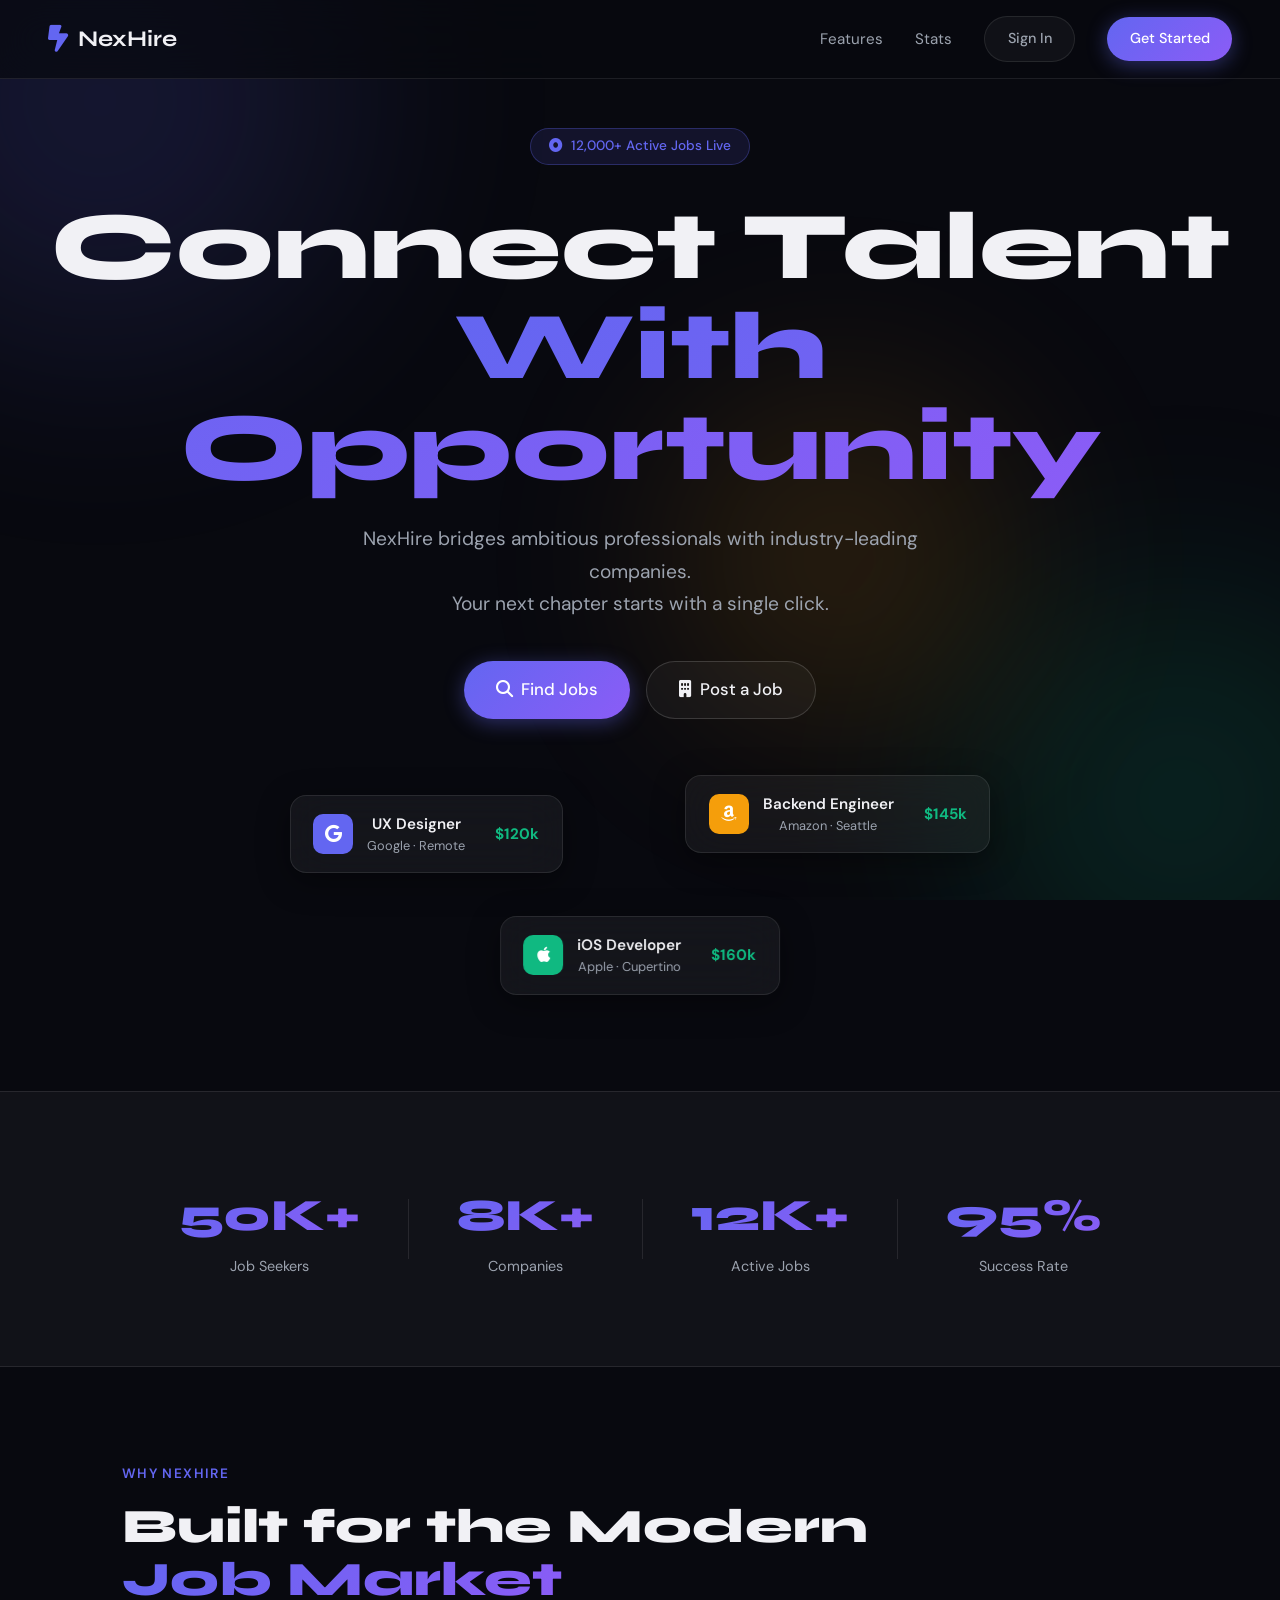
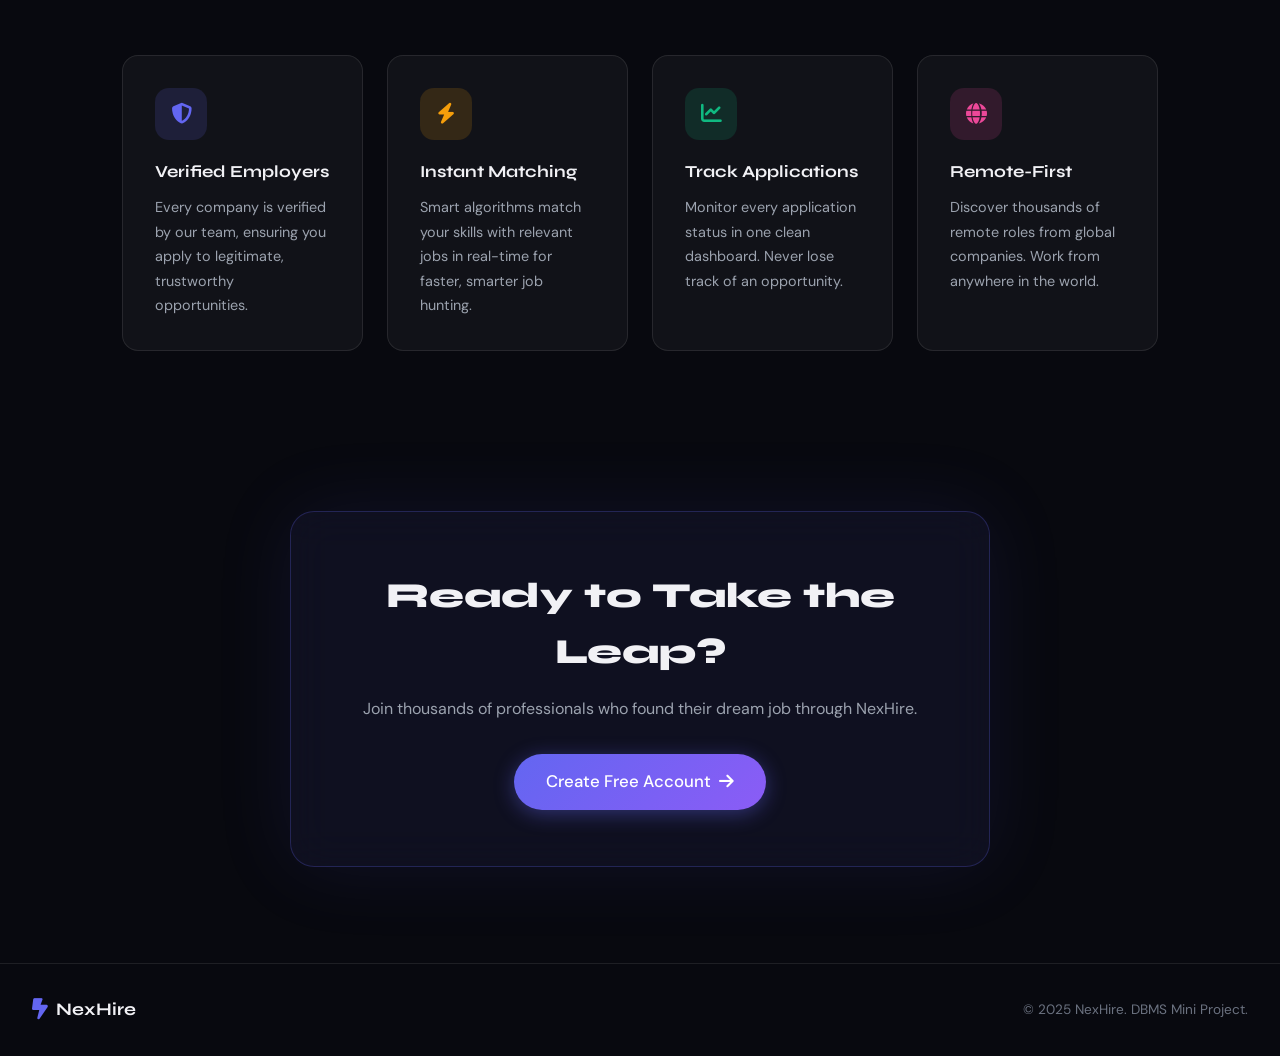
<file: index.html>
<!DOCTYPE html>
<html lang="en">
<head>
  <meta charset="UTF-8" />
  <meta name="viewport" content="width=device-width, initial-scale=1.0"/>
  <title>NexHire — Find Your Dream Career</title>
  <link rel="stylesheet" href="style.css" />
  <link rel="stylesheet" href="https://cdnjs.cloudflare.com/ajax/libs/font-awesome/6.5.0/css/all.min.css"/>
  <link href="https://fonts.googleapis.com/css2?family=Syne:wght@400;600;700;800&family=DM+Sans:ital,wght@0,300;0,400;0,500;1,300&display=swap" rel="stylesheet"/>
</head>
<body class="landing-body">

  <!-- Animated Background -->
  <div class="bg-orbs">
    <div class="orb orb-1"></div>
    <div class="orb orb-2"></div>
    <div class="orb orb-3"></div>
  </div>

  <!-- Navbar -->
  <nav class="navbar">
    <div class="nav-brand">
      <i class="fa-solid fa-bolt-lightning brand-icon"></i>
      <span>NexHire</span>
    </div>
    <div class="nav-links">
      <a href="#features">Features</a>
      <a href="#stats">Stats</a>
      <a href="login.html" class="btn btn-ghost">Sign In</a>
      <a href="register.html" class="btn btn-primary">Get Started</a>
    </div>
    <button class="hamburger" id="hamburger"><i class="fa fa-bars"></i></button>
  </nav>

  <!-- Mobile Nav -->
  <div class="mobile-nav" id="mobileNav">
    <a href="#features">Features</a>
    <a href="#stats">Stats</a>
    <a href="login.html">Sign In</a>
    <a href="register.html">Get Started</a>
  </div>

  <!-- Hero Section -->
  <section class="hero">
    <div class="hero-badge"><i class="fa-solid fa-circle-dot pulse-dot"></i> 12,000+ Active Jobs Live</div>
    <h1 class="hero-title">
      Connect Talent<br/>
      <span class="gradient-text">With Opportunity</span>
    </h1>
    <p class="hero-subtitle">
      NexHire bridges ambitious professionals with industry-leading companies.<br/>
      Your next chapter starts with a single click.
    </p>
    <div class="hero-cta">
      <a href="register.html?role=jobseeker" class="btn btn-primary btn-large">
        <i class="fa-solid fa-magnifying-glass"></i> Find Jobs
      </a>
      <a href="register.html?role=employer" class="btn btn-outline btn-large">
        <i class="fa-solid fa-building"></i> Post a Job
      </a>
    </div>

    <!-- Floating Job Cards -->
    <div class="floating-cards">
      <div class="job-float-card card-1">
        <div class="jfc-icon" style="background:#6366f1"><i class="fa-brands fa-google"></i></div>
        <div>
          <div class="jfc-title">UX Designer</div>
          <div class="jfc-company">Google · Remote</div>
        </div>
        <div class="jfc-salary">$120k</div>
      </div>
      <div class="job-float-card card-2">
        <div class="jfc-icon" style="background:#f59e0b"><i class="fa-brands fa-amazon"></i></div>
        <div>
          <div class="jfc-title">Backend Engineer</div>
          <div class="jfc-company">Amazon · Seattle</div>
        </div>
        <div class="jfc-salary">$145k</div>
      </div>
      <div class="job-float-card card-3">
        <div class="jfc-icon" style="background:#10b981"><i class="fa-brands fa-apple"></i></div>
        <div>
          <div class="jfc-title">iOS Developer</div>
          <div class="jfc-company">Apple · Cupertino</div>
        </div>
        <div class="jfc-salary">$160k</div>
      </div>
    </div>
  </section>

  <!-- Stats Section -->
  <section class="stats-section" id="stats">
    <div class="stat-item">
      <div class="stat-number">50K+</div>
      <div class="stat-label">Job Seekers</div>
    </div>
    <div class="stat-divider"></div>
    <div class="stat-item">
      <div class="stat-number">8K+</div>
      <div class="stat-label">Companies</div>
    </div>
    <div class="stat-divider"></div>
    <div class="stat-item">
      <div class="stat-number">12K+</div>
      <div class="stat-label">Active Jobs</div>
    </div>
    <div class="stat-divider"></div>
    <div class="stat-item">
      <div class="stat-number">95%</div>
      <div class="stat-label">Success Rate</div>
    </div>
  </section>

  <!-- Features Section -->
  <section class="features-section" id="features">
    <div class="section-label">Why NexHire</div>
    <h2 class="section-title">Built for the Modern<br/><span class="gradient-text">Job Market</span></h2>
    <div class="features-grid">
      <div class="feature-card">
        <div class="feature-icon" style="--c:#6366f1"><i class="fa-solid fa-shield-halved"></i></div>
        <h3>Verified Employers</h3>
        <p>Every company is verified by our team, ensuring you apply to legitimate, trustworthy opportunities.</p>
      </div>
      <div class="feature-card">
        <div class="feature-icon" style="--c:#f59e0b"><i class="fa-solid fa-bolt"></i></div>
        <h3>Instant Matching</h3>
        <p>Smart algorithms match your skills with relevant jobs in real-time for faster, smarter job hunting.</p>
      </div>
      <div class="feature-card">
        <div class="feature-icon" style="--c:#10b981"><i class="fa-solid fa-chart-line"></i></div>
        <h3>Track Applications</h3>
        <p>Monitor every application status in one clean dashboard. Never lose track of an opportunity.</p>
      </div>
      <div class="feature-card">
        <div class="feature-icon" style="--c:#ec4899"><i class="fa-solid fa-globe"></i></div>
        <h3>Remote-First</h3>
        <p>Discover thousands of remote roles from global companies. Work from anywhere in the world.</p>
      </div>
    </div>
  </section>

  <!-- CTA Section -->
  <section class="cta-section">
    <div class="cta-glass">
      <h2>Ready to Take the Leap?</h2>
      <p>Join thousands of professionals who found their dream job through NexHire.</p>
      <a href="register.html" class="btn btn-primary btn-large">
        Create Free Account <i class="fa-solid fa-arrow-right"></i>
      </a>
    </div>
  </section>

  <!-- Footer -->
  <footer class="footer">
    <div class="footer-brand">
      <i class="fa-solid fa-bolt-lightning brand-icon"></i> NexHire
    </div>
    <div class="footer-text">© 2025 NexHire. DBMS Mini Project.</div>
  </footer>

  <script>
    // Hamburger menu toggle
    document.getElementById('hamburger').addEventListener('click', () => {
      document.getElementById('mobileNav').classList.toggle('open');
    });

    // Scroll animations
    const observer = new IntersectionObserver((entries) => {
      entries.forEach(e => { if (e.isIntersecting) e.target.classList.add('visible'); });
    }, { threshold: 0.1 });
    document.querySelectorAll('.feature-card, .stat-item').forEach(el => observer.observe(el));
  </script>
</body>
</html>
</file>
<file: style.css>
/* ============================================================
   NexHire — style.css
   Dark glassmorphism · Syne + DM Sans · Deep navy/indigo/teal
   ============================================================ */

/* ── Variables ─────────────────────────────────────────────── */
:root {
  --bg:          #08090f;
  --surface:     rgba(255,255,255,0.04);
  --surface-2:   rgba(255,255,255,0.07);
  --border:      rgba(255,255,255,0.09);
  --border-2:    rgba(255,255,255,0.15);

  --primary:     #6366f1;
  --primary-d:   #4f52e0;
  --primary-g:   linear-gradient(135deg, #6366f1 0%, #8b5cf6 100%);
  --accent:      #10b981;
  --gold:        #f59e0b;
  --danger:      #ef4444;
  --pink:        #ec4899;

  --text:        #f1f1f5;
  --text-2:      #9ca3af;
  --text-3:      #6b7280;

  --radius:      16px;
  --radius-sm:   10px;
  --radius-lg:   24px;
  --shadow:      0 8px 32px rgba(0,0,0,0.4);
  --shadow-lg:   0 20px 60px rgba(0,0,0,0.5);

  --sidebar-w:   260px;
  --font-head:   'Syne', sans-serif;
  --font-body:   'DM Sans', sans-serif;
}

/* ── Reset ──────────────────────────────────────────────────── */
*, *::before, *::after { box-sizing: border-box; margin: 0; padding: 0; }
html { scroll-behavior: smooth; }
body { font-family: var(--font-body); background: var(--bg); color: var(--text); line-height: 1.6; -webkit-font-smoothing: antialiased; }
a { text-decoration: none; color: inherit; }
ul { list-style: none; }
button { cursor: pointer; font-family: var(--font-body); border: none; background: none; }
input, select, textarea { font-family: var(--font-body); }
img { display: block; }

/* ── Animated BG Orbs ───────────────────────────────────────── */
.bg-orbs { position: fixed; inset: 0; z-index: 0; overflow: hidden; pointer-events: none; }
.orb { position: absolute; border-radius: 50%; filter: blur(100px); opacity: 0.2; animation: driftOrb 18s ease-in-out infinite alternate; }
.orb-1 { width: 600px; height: 600px; background: radial-gradient(circle, #6366f1, transparent); top: -200px; left: -200px; animation-delay: 0s; }
.orb-2 { width: 500px; height: 500px; background: radial-gradient(circle, #10b981, transparent); bottom: -150px; right: -150px; animation-delay: -6s; }
.orb-3 { width: 400px; height: 400px; background: radial-gradient(circle, #f59e0b, transparent); top: 40%; left: 50%; animation-delay: -12s; }
@keyframes driftOrb { from { transform: translate(0, 0) scale(1); } to { transform: translate(60px, 40px) scale(1.1); } }

/* Dashboard orbs — less movement */
.dashboard-orbs .orb { opacity: 0.1; filter: blur(120px); }

/* ── Shared Utility ─────────────────────────────────────────── */
.hidden { display: none !important; }
.gradient-text { background: var(--primary-g); -webkit-background-clip: text; -webkit-text-fill-color: transparent; background-clip: text; }

/* ── Buttons ────────────────────────────────────────────────── */
.btn {
  display: inline-flex; align-items: center; gap: 8px;
  padding: 0.65rem 1.4rem; border-radius: 100px; font-size: 0.9rem;
  font-weight: 500; transition: all 0.25s ease; cursor: pointer;
}
.btn-primary {
  background: var(--primary-g); color: #fff;
  box-shadow: 0 4px 20px rgba(99,102,241,0.4);
}
.btn-primary:hover { transform: translateY(-2px); box-shadow: 0 8px 28px rgba(99,102,241,0.55); }
.btn-primary:active { transform: translateY(0); }
.btn-outline { border: 1.5px solid var(--border-2); color: var(--text); background: var(--surface); }
.btn-outline:hover { background: var(--surface-2); border-color: var(--primary); }
.btn-ghost { background: var(--surface); color: var(--text-2); border: 1px solid var(--border); }
.btn-ghost:hover { background: var(--surface-2); color: var(--text); }
.btn-danger { background: rgba(239,68,68,0.15); color: var(--danger); border: 1px solid rgba(239,68,68,0.3); }
.btn-danger:hover { background: rgba(239,68,68,0.25); }
.btn-applied { background: rgba(16,185,129,0.15); color: var(--accent); border: 1px solid rgba(16,185,129,0.3); cursor: not-allowed; }
.btn-block { width: 100%; justify-content: center; padding: 0.85rem 1.4rem; font-size: 1rem; border-radius: var(--radius-sm); }
.btn-large { padding: 0.9rem 2rem; font-size: 1.05rem; }
.btn-sm { padding: 0.4rem 0.9rem; font-size: 0.82rem; }

/* ── Navbar ─────────────────────────────────────────────────── */
.navbar {
  position: fixed; top: 0; left: 0; right: 0; z-index: 100;
  display: flex; align-items: center; justify-content: space-between;
  padding: 1rem 3rem;
  background: rgba(8,9,15,0.7); backdrop-filter: blur(20px);
  border-bottom: 1px solid var(--border);
}
.nav-brand { display: flex; align-items: center; gap: 10px; font-family: var(--font-head); font-size: 1.4rem; font-weight: 700; }
.brand-icon { color: var(--primary); font-size: 1.2em; }
.nav-links { display: flex; align-items: center; gap: 2rem; }
.nav-links a:not(.btn) { color: var(--text-2); font-size: 0.95rem; transition: color 0.2s; }
.nav-links a:not(.btn):hover { color: var(--text); }
.hamburger { display: none; background: var(--surface); border: 1px solid var(--border); color: var(--text); padding: 0.5rem 0.75rem; border-radius: var(--radius-sm); font-size: 1.1rem; }

/* Mobile Nav */
.mobile-nav {
  display: none; position: fixed; top: 65px; left: 0; right: 0; z-index: 99;
  background: rgba(8,9,15,0.95); backdrop-filter: blur(20px);
  border-bottom: 1px solid var(--border);
  flex-direction: column; padding: 1rem 2rem;
  transform: translateY(-10px); opacity: 0; pointer-events: none;
  transition: all 0.25s ease;
}
.mobile-nav.open { opacity: 1; transform: translateY(0); pointer-events: all; display: flex; }
.mobile-nav a { padding: 0.75rem 0; border-bottom: 1px solid var(--border); color: var(--text-2); }

@media (max-width: 768px) {
  .navbar { padding: 1rem 1.25rem; }
  .nav-links { display: none; }
  .hamburger { display: block; }
}

/* ── Landing Body ────────────────────────────────────────────── */
.landing-body { overflow-x: hidden; }

/* ── Hero ───────────────────────────────────────────────────── */
.hero {
  min-height: 100vh; display: flex; flex-direction: column;
  align-items: center; justify-content: center;
  text-align: center; padding: 8rem 2rem 6rem;
  position: relative; z-index: 1;
}
.hero-badge {
  display: inline-flex; align-items: center; gap: 8px;
  background: rgba(99,102,241,0.12); border: 1px solid rgba(99,102,241,0.3);
  color: var(--primary); padding: 0.4rem 1.1rem; border-radius: 100px;
  font-size: 0.85rem; font-weight: 500; margin-bottom: 2rem;
  animation: fadeSlideDown 0.7s ease;
}
.pulse-dot { animation: pulse 1.5s ease-in-out infinite; }
@keyframes pulse { 0%,100% { opacity: 1; } 50% { opacity: 0.4; } }

.hero-title {
  font-family: var(--font-head); font-size: clamp(3rem, 8vw, 6rem);
  font-weight: 800; line-height: 1.05; margin-bottom: 1.5rem;
  animation: fadeSlideUp 0.8s ease 0.1s both;
}
.hero-subtitle {
  font-size: clamp(1rem, 2.5vw, 1.2rem); color: var(--text-2);
  max-width: 600px; margin-bottom: 2.5rem; line-height: 1.7;
  animation: fadeSlideUp 0.8s ease 0.2s both;
}
.hero-cta { display: flex; gap: 1rem; flex-wrap: wrap; justify-content: center; animation: fadeSlideUp 0.8s ease 0.3s both; }

@keyframes fadeSlideUp { from { opacity: 0; transform: translateY(30px); } to { opacity: 1; transform: translateY(0); } }
@keyframes fadeSlideDown { from { opacity: 0; transform: translateY(-20px); } to { opacity: 1; transform: translateY(0); } }

/* Floating Job Cards */
.floating-cards { position: relative; width: 100%; max-width: 700px; height: 220px; margin-top: 3.5rem; }
.job-float-card {
  position: absolute; display: flex; align-items: center; gap: 14px;
  background: rgba(255,255,255,0.05); backdrop-filter: blur(20px);
  border: 1px solid var(--border); border-radius: var(--radius);
  padding: 1rem 1.4rem; white-space: nowrap;
  box-shadow: var(--shadow); animation: floatCard 4s ease-in-out infinite;
}
.card-1 { left: 0; top: 20px; animation-delay: 0s; }
.card-2 { right: 0; top: 0; animation-delay: 1.3s; }
.card-3 { left: 50%; transform: translateX(-50%); bottom: 0; animation-delay: 2.6s; }
@keyframes floatCard {
  0%,100% { transform: translateY(0); }
  50% { transform: translateY(-12px); }
}
.card-3 { animation-name: floatCard3; }
@keyframes floatCard3 {
  0%,100% { transform: translateX(-50%) translateY(0); }
  50% { transform: translateX(-50%) translateY(-12px); }
}
.jfc-icon { width: 40px; height: 40px; border-radius: 10px; display: flex; align-items: center; justify-content: center; color: #fff; font-size: 1.1rem; flex-shrink: 0; }
.jfc-title { font-weight: 600; font-size: 0.95rem; }
.jfc-company { font-size: 0.8rem; color: var(--text-2); }
.jfc-salary { margin-left: auto; font-weight: 700; color: var(--accent); font-size: 0.95rem; padding-left: 1rem; }

@media (max-width: 600px) {
  .floating-cards { display: none; }
}

/* ── Stats Section ──────────────────────────────────────────── */
.stats-section {
  position: relative; z-index: 1;
  display: flex; align-items: center; justify-content: center;
  flex-wrap: wrap; gap: 0;
  padding: 4rem 2rem;
  background: var(--surface); border-top: 1px solid var(--border); border-bottom: 1px solid var(--border);
}
.stat-item { text-align: center; padding: 1.5rem 3rem; opacity: 0; transform: translateY(20px); transition: all 0.5s ease; }
.stat-item.visible { opacity: 1; transform: translateY(0); }
.stat-number { font-family: var(--font-head); font-size: 2.8rem; font-weight: 800; background: var(--primary-g); -webkit-background-clip: text; -webkit-text-fill-color: transparent; background-clip: text; }
.stat-label { color: var(--text-2); font-size: 0.9rem; margin-top: 4px; }
.stat-divider { width: 1px; height: 60px; background: var(--border); }
@media (max-width: 640px) { .stat-divider { display: none; } .stat-item { padding: 1rem 1.5rem; } }

/* ── Features Section ───────────────────────────────────────── */
.features-section { position: relative; z-index: 1; padding: 6rem 2rem; max-width: 1100px; margin: 0 auto; }
.section-label { color: var(--primary); font-size: 0.85rem; font-weight: 600; letter-spacing: 0.1em; text-transform: uppercase; margin-bottom: 1rem; }
.section-title { font-family: var(--font-head); font-size: clamp(2rem, 4vw, 3rem); font-weight: 800; line-height: 1.1; margin-bottom: 3rem; }
.section-heading { font-family: var(--font-head); font-size: 1.3rem; font-weight: 700; margin-bottom: 1.5rem; color: var(--text-2); }

.features-grid { display: grid; grid-template-columns: repeat(auto-fit, minmax(230px, 1fr)); gap: 1.5rem; }
.feature-card {
  background: var(--surface); border: 1px solid var(--border);
  border-radius: var(--radius); padding: 2rem;
  transition: all 0.3s ease; opacity: 0; transform: translateY(24px);
}
.feature-card.visible { opacity: 1; transform: translateY(0); }
.feature-card:hover { background: var(--surface-2); border-color: var(--border-2); transform: translateY(-6px); box-shadow: var(--shadow); }
.feature-icon {
  width: 52px; height: 52px; border-radius: 14px; display: flex; align-items: center; justify-content: center;
  background: color-mix(in srgb, var(--c) 15%, transparent);
  color: var(--c); font-size: 1.3rem; margin-bottom: 1.2rem;
}
.feature-card h3 { font-family: var(--font-head); font-size: 1.05rem; font-weight: 700; margin-bottom: 0.6rem; }
.feature-card p { color: var(--text-2); font-size: 0.9rem; line-height: 1.7; }

/* ── CTA Section ────────────────────────────────────────────── */
.cta-section { position: relative; z-index: 1; padding: 4rem 2rem 6rem; text-align: center; }
.cta-glass {
  max-width: 700px; margin: 0 auto; padding: 3.5rem;
  background: rgba(99,102,241,0.08); backdrop-filter: blur(20px);
  border: 1px solid rgba(99,102,241,0.25); border-radius: var(--radius-lg);
  box-shadow: 0 0 80px rgba(99,102,241,0.1);
}
.cta-glass h2 { font-family: var(--font-head); font-size: 2.2rem; font-weight: 800; margin-bottom: 1rem; }
.cta-glass p { color: var(--text-2); margin-bottom: 2rem; font-size: 1rem; }

/* ── Footer ─────────────────────────────────────────────────── */
.footer {
  position: relative; z-index: 1; padding: 2rem;
  border-top: 1px solid var(--border); display: flex;
  align-items: center; justify-content: space-between; flex-wrap: wrap; gap: 1rem;
}
.footer-brand { font-family: var(--font-head); font-size: 1.1rem; font-weight: 700; display: flex; align-items: center; gap: 8px; }
.footer-text { color: var(--text-3); font-size: 0.85rem; }

/* ── Auth Pages ─────────────────────────────────────────────── */
.auth-body { min-height: 100vh; display: flex; align-items: center; justify-content: center; padding: 2rem; }

.auth-container {
  position: relative; z-index: 1; display: flex;
  width: 100%; max-width: 900px; min-height: 560px;
  background: rgba(255,255,255,0.03); backdrop-filter: blur(30px);
  border: 1px solid var(--border); border-radius: var(--radius-lg);
  box-shadow: var(--shadow-lg); overflow: hidden;
  animation: cardIn 0.5s ease;
}
.register-container { max-width: 980px; }
@keyframes cardIn { from { opacity: 0; transform: scale(0.96) translateY(20px); } to { opacity: 1; transform: scale(1) translateY(0); } }

.auth-card { flex: 1; padding: 3rem 2.5rem; display: flex; flex-direction: column; gap: 1.25rem; overflow-y: auto; }
.auth-brand { display: flex; align-items: center; gap: 10px; font-family: var(--font-head); font-size: 1.3rem; font-weight: 700; }
.auth-title { font-family: var(--font-head); font-size: 1.8rem; font-weight: 800; }
.auth-sub { color: var(--text-2); font-size: 0.9rem; margin-top: -0.75rem; }
.auth-switch { text-align: center; color: var(--text-2); font-size: 0.9rem; }
.auth-switch a { color: var(--primary); font-weight: 500; }
.auth-switch a:hover { text-decoration: underline; }

/* Auth Panel */
.auth-panel {
  width: 340px; flex-shrink: 0;
  background: linear-gradient(135deg, rgba(99,102,241,0.15) 0%, rgba(139,92,246,0.1) 100%);
  border-left: 1px solid var(--border);
  display: flex; align-items: center; justify-content: center; padding: 2.5rem;
}
.panel-content { text-align: center; }
.panel-icon { font-size: 3rem; color: var(--primary); margin-bottom: 1.5rem; opacity: 0.8; }
.panel-content h3 { font-family: var(--font-head); font-size: 1.3rem; font-weight: 700; margin-bottom: 0.75rem; }
.panel-content p { color: var(--text-2); font-size: 0.88rem; line-height: 1.7; margin-bottom: 1.5rem; }
.panel-stats { display: flex; justify-content: center; gap: 2.5rem; }
.panel-stats div { display: flex; flex-direction: column; align-items: center; gap: 4px; }
.panel-stats strong { font-family: var(--font-head); font-size: 1.5rem; color: var(--primary); }
.panel-stats span { font-size: 0.78rem; color: var(--text-3); }
.panel-list { text-align: left; display: flex; flex-direction: column; gap: 0.6rem; }
.panel-list li { display: flex; align-items: center; gap: 10px; font-size: 0.88rem; color: var(--text-2); }
.panel-list li i { color: var(--accent); font-size: 0.75rem; }

@media (max-width: 768px) {
  .auth-container { flex-direction: column; }
  .auth-panel { width: 100%; min-height: 180px; border-left: none; border-top: 1px solid var(--border); }
  .auth-card { padding: 2rem 1.5rem; }
}

/* Google Button */
.btn-google {
  display: flex; align-items: center; justify-content: center; gap: 12px;
  width: 100%; padding: 0.75rem; border-radius: var(--radius-sm);
  background: rgba(255,255,255,0.06); border: 1px solid var(--border-2);
  color: var(--text); font-size: 0.95rem; font-weight: 500;
  transition: all 0.2s ease;
}
.btn-google:hover { background: rgba(255,255,255,0.1); transform: translateY(-1px); }

/* Divider */
.divider { position: relative; text-align: center; color: var(--text-3); font-size: 0.8rem; }
.divider::before, .divider::after { content: ''; position: absolute; top: 50%; width: 40%; height: 1px; background: var(--border); }
.divider::before { left: 0; }
.divider::after { right: 0; }

/* Auth Form */
.auth-form { display: flex; flex-direction: column; gap: 1rem; }
.form-group { display: flex; flex-direction: column; gap: 6px; }
.form-group label { font-size: 0.83rem; font-weight: 500; color: var(--text-2); display: flex; align-items: center; gap: 7px; }
.form-group label i { color: var(--primary); font-size: 0.8rem; }
.form-group input,
.form-group select,
.form-group textarea {
  background: rgba(255,255,255,0.05); border: 1px solid var(--border);
  color: var(--text); padding: 0.7rem 1rem; border-radius: var(--radius-sm);
  font-size: 0.92rem; width: 100%; transition: border-color 0.2s, box-shadow 0.2s; outline: none;
}
.form-group input:focus, .form-group select:focus, .form-group textarea:focus {
  border-color: var(--primary); box-shadow: 0 0 0 3px rgba(99,102,241,0.15);
}
.form-group select option { background: #1a1b2e; }
.form-group textarea { resize: vertical; min-height: 100px; }
.input-wrap { position: relative; }
.input-wrap input { padding-right: 3rem; }
.toggle-pw {
  position: absolute; right: 12px; top: 50%; transform: translateY(-50%);
  color: var(--text-3); font-size: 0.9rem; transition: color 0.2s;
}
.toggle-pw:hover { color: var(--text); }

/* Auth Message */
.auth-message {
  padding: 0.75rem 1rem; border-radius: var(--radius-sm); font-size: 0.88rem; font-weight: 500;
}
.auth-message.error { background: rgba(239,68,68,0.12); border: 1px solid rgba(239,68,68,0.3); color: #fca5a5; }
.auth-message.success { background: rgba(16,185,129,0.12); border: 1px solid rgba(16,185,129,0.3); color: #6ee7b7; }

/* Back link */
.back-link {
  position: fixed; top: 1.5rem; left: 1.5rem; z-index: 200;
  display: flex; align-items: center; gap: 8px;
  color: var(--text-2); font-size: 0.85rem;
  background: var(--surface); border: 1px solid var(--border);
  padding: 0.5rem 1rem; border-radius: 100px; transition: all 0.2s;
}
.back-link:hover { color: var(--text); background: var(--surface-2); }

/* Role Picker (register) */
.role-picker { display: flex; gap: 0.75rem; }
.role-option {
  flex: 1; padding: 1rem; border-radius: var(--radius-sm);
  border: 1.5px solid var(--border); background: var(--surface);
  text-align: center; cursor: pointer; transition: all 0.2s;
  display: flex; flex-direction: column; align-items: center; gap: 4px;
}
.role-option i { font-size: 1.3rem; color: var(--text-2); margin-bottom: 4px; transition: color 0.2s; }
.role-option span { font-weight: 600; font-size: 0.88rem; }
.role-option small { color: var(--text-3); font-size: 0.75rem; }
.role-option.active { border-color: var(--primary); background: rgba(99,102,241,0.1); }
.role-option.active i { color: var(--primary); }

/* ── Role Select Page ───────────────────────────────────────── */
.role-select-page { position: relative; z-index: 1; min-height: 100vh; display: flex; align-items: center; justify-content: center; padding: 2rem; }
.role-select-card { background: rgba(255,255,255,0.03); backdrop-filter: blur(30px); border: 1px solid var(--border); border-radius: var(--radius-lg); padding: 3rem 2.5rem; max-width: 860px; width: 100%; display: flex; flex-direction: column; gap: 1.5rem; box-shadow: var(--shadow-lg); animation: cardIn 0.5s ease; }
.role-cards-big { display: grid; grid-template-columns: 1fr 1fr; gap: 1.5rem; }
.role-card-big {
  position: relative; overflow: hidden;
  padding: 2rem; border-radius: var(--radius); border: 1.5px solid var(--border);
  background: var(--surface); cursor: pointer; transition: all 0.3s ease;
}
.role-card-big:hover { border-color: var(--border-2); transform: translateY(-4px); background: var(--surface-2); }
.role-card-big.selected { border-color: var(--primary); background: rgba(99,102,241,0.08); }
.rcb-glow { position: absolute; width: 200px; height: 200px; border-radius: 50%; filter: blur(80px); opacity: 0; top: -50px; right: -50px; transition: opacity 0.4s; }
.role-card-big.selected .rcb-glow { opacity: 0.15; }
.rcb-glow-blue { background: #6366f1; }
.rcb-glow-purple { background: #8b5cf6; }
.rcb-icon { font-size: 2rem; margin-bottom: 1rem; color: var(--primary); }
.role-card-big h3 { font-family: var(--font-head); font-size: 1.2rem; font-weight: 700; margin-bottom: 0.5rem; }
.role-card-big p { color: var(--text-2); font-size: 0.85rem; line-height: 1.6; margin-bottom: 1rem; }
.rcb-list { display: flex; flex-direction: column; gap: 0.4rem; }
.rcb-list li { display: flex; align-items: center; gap: 8px; font-size: 0.82rem; color: var(--text-2); }
.rcb-list li i { color: var(--accent); font-size: 0.7rem; }
.rcb-check { position: absolute; top: 1rem; right: 1rem; color: var(--primary); font-size: 1.2rem; }
@media (max-width: 640px) {
  .role-cards-big { grid-template-columns: 1fr; }
  .role-select-card { padding: 2rem 1.5rem; }
}

/* ── Dashboard Layout ───────────────────────────────────────── */
.dashboard-body { display: flex; min-height: 100vh; }

/* Sidebar */
.sidebar {
  width: var(--sidebar-w); flex-shrink: 0; position: fixed; top: 0; bottom: 0; left: 0;
  background: rgba(8,9,15,0.95); backdrop-filter: blur(20px);
  border-right: 1px solid var(--border);
  display: flex; flex-direction: column; z-index: 200; transition: transform 0.3s ease;
}
.sidebar-brand { padding: 1.5rem; display: flex; align-items: center; gap: 10px; font-family: var(--font-head); font-size: 1.25rem; font-weight: 700; border-bottom: 1px solid var(--border); }
.sidebar-nav { flex: 1; padding: 1.25rem 0.75rem; display: flex; flex-direction: column; gap: 4px; }
.sidebar-link {
  display: flex; align-items: center; gap: 12px;
  padding: 0.75rem 1rem; border-radius: var(--radius-sm);
  color: var(--text-2); font-size: 0.9rem; font-weight: 500;
  transition: all 0.2s;
}
.sidebar-link i { width: 18px; text-align: center; }
.sidebar-link:hover { background: var(--surface-2); color: var(--text); }
.sidebar-link.active { background: rgba(99,102,241,0.12); color: var(--primary); }
.sidebar-footer { padding: 1rem 0.75rem; border-top: 1px solid var(--border); display: flex; flex-direction: column; gap: 0.75rem; }
.sidebar-user { display: flex; align-items: center; gap: 12px; padding: 0.5rem; }
.su-avatar { width: 36px; height: 36px; background: var(--primary-g); border-radius: 50%; display: flex; align-items: center; justify-content: center; font-weight: 700; font-size: 0.9rem; flex-shrink: 0; }
.su-name { font-weight: 600; font-size: 0.88rem; }
.su-role { color: var(--text-3); font-size: 0.75rem; }
.btn-logout { display: flex; align-items: center; gap: 8px; padding: 0.6rem 1rem; border-radius: var(--radius-sm); color: var(--text-2); font-size: 0.85rem; transition: all 0.2s; }
.btn-logout:hover { background: rgba(239,68,68,0.1); color: var(--danger); }

/* Mobile Topbar */
.mobile-topbar {
  display: none; position: fixed; top: 0; left: 0; right: 0; z-index: 150;
  padding: 0.75rem 1.25rem; background: rgba(8,9,15,0.95); backdrop-filter: blur(20px);
  border-bottom: 1px solid var(--border); align-items: center; justify-content: space-between;
}
.mobile-topbar button { background: var(--surface); border: 1px solid var(--border); color: var(--text); padding: 0.45rem 0.7rem; border-radius: 8px; font-size: 1rem; }

.sidebar-overlay { display: none; position: fixed; inset: 0; z-index: 199; background: rgba(0,0,0,0.5); }

@media (max-width: 900px) {
  .sidebar { transform: translateX(-100%); }
  .sidebar.sidebar-open { transform: translateX(0); }
  .sidebar-overlay.active { display: block; }
  .mobile-topbar { display: flex; }
  .dashboard-main { margin-left: 0 !important; padding-top: 4.5rem; }
}

/* Dashboard Main */
.dashboard-main { margin-left: var(--sidebar-w); flex: 1; padding: 2.5rem; max-width: 1200px; position: relative; z-index: 1; }
.dash-section { animation: fadeSlideUp 0.4s ease; }
.dash-header { margin-bottom: 2rem; }
.dash-title { font-family: var(--font-head); font-size: clamp(1.5rem, 3vw, 2rem); font-weight: 800; }
.dash-sub { color: var(--text-2); font-size: 0.9rem; margin-top: 4px; }

/* Dash Stats */
.dash-stats { display: grid; grid-template-columns: repeat(auto-fit, minmax(160px, 1fr)); gap: 1rem; margin-bottom: 2.5rem; }
.dash-stat-card {
  background: var(--surface); border: 1px solid var(--border); border-radius: var(--radius);
  padding: 1.5rem; transition: all 0.2s;
}
.dash-stat-card:hover { background: var(--surface-2); transform: translateY(-3px); }
.dsc-icon { width: 44px; height: 44px; border-radius: 12px; display: flex; align-items: center; justify-content: center; background: color-mix(in srgb, var(--c) 15%, transparent); color: var(--c); font-size: 1.1rem; margin-bottom: 1rem; }
.dsc-value { font-family: var(--font-head); font-size: 2rem; font-weight: 800; line-height: 1; margin-bottom: 4px; }
.dsc-label { color: var(--text-2); font-size: 0.82rem; }

/* Job Cards Grid */
.jobs-grid { display: grid; grid-template-columns: repeat(auto-fill, minmax(300px, 1fr)); gap: 1.25rem; }
.loading-state { grid-column: 1/-1; text-align: center; color: var(--text-2); padding: 4rem 2rem; font-size: 0.95rem; display: flex; flex-direction: column; align-items: center; gap: 1rem; }
.loading-state i { font-size: 1.5rem; color: var(--primary); }
.empty-state { grid-column: 1/-1; text-align: center; color: var(--text-2); padding: 4rem 2rem; }
.empty-state i { font-size: 2.5rem; color: var(--text-3); display: block; margin-bottom: 1rem; }
.empty-state a { color: var(--primary); }

/* Job Card */
.job-card {
  background: var(--surface); border: 1px solid var(--border); border-radius: var(--radius);
  padding: 1.5rem; display: flex; flex-direction: column; gap: 0.75rem;
  transition: all 0.3s ease; animation: fadeSlideUp 0.5s ease both;
}
.job-card:hover { background: var(--surface-2); border-color: var(--border-2); transform: translateY(-4px); box-shadow: var(--shadow); }
.jc-top { display: flex; align-items: flex-start; justify-content: space-between; gap: 0.75rem; }
.jc-logo {
  width: 46px; height: 46px; border-radius: 12px; display: flex; align-items: center; justify-content: center;
  font-family: var(--font-head); font-weight: 800; font-size: 1.1rem; color: #fff;
  background: var(--primary-g); flex-shrink: 0;
}
.jc-badges { display: flex; flex-wrap: wrap; gap: 5px; }
.badge { padding: 3px 10px; border-radius: 100px; font-size: 0.72rem; font-weight: 600; }
.badge-type { background: rgba(99,102,241,0.15); color: #a5b4fc; border: 1px solid rgba(99,102,241,0.25); }
.badge-exp { background: rgba(245,158,11,0.15); color: #fcd34d; border: 1px solid rgba(245,158,11,0.25); }
.badge-applied { background: rgba(16,185,129,0.15); color: #6ee7b7; border: 1px solid rgba(16,185,129,0.3); }
.jc-title { font-family: var(--font-head); font-size: 1.05rem; font-weight: 700; line-height: 1.3; }
.jc-company { color: var(--primary); font-size: 0.85rem; font-weight: 500; }
.jc-meta { display: flex; flex-wrap: wrap; gap: 0.75rem; font-size: 0.8rem; color: var(--text-2); }
.jc-meta span { display: flex; align-items: center; gap: 5px; }
.jc-meta i { color: var(--text-3); }
.jc-desc { color: var(--text-2); font-size: 0.85rem; line-height: 1.6; flex: 1; }
.jc-footer { display: flex; align-items: center; justify-content: space-between; gap: 0.5rem; flex-wrap: wrap; margin-top: auto; }
.jc-date { color: var(--text-3); font-size: 0.78rem; display: flex; align-items: center; gap: 5px; }
.jc-actions { display: flex; gap: 0.5rem; }

/* Post Job Form */
.form-card { background: var(--surface); border: 1px solid var(--border); border-radius: var(--radius-lg); padding: 2.5rem; max-width: 800px; }
.form-row { display: grid; grid-template-columns: 1fr 1fr; gap: 1.25rem; }
@media (max-width: 640px) { .form-row { grid-template-columns: 1fr; } }
.form-actions { display: flex; gap: 1rem; justify-content: flex-end; padding-top: 0.5rem; }

/* Search Bar */
.search-bar-wrap { display: flex; flex-direction: column; gap: 0.75rem; margin-bottom: 1.5rem; }
.search-bar {
  display: flex; align-items: center; gap: 12px;
  background: var(--surface); border: 1px solid var(--border);
  border-radius: var(--radius-sm); padding: 0.75rem 1.25rem;
  transition: border-color 0.2s, box-shadow 0.2s;
}
.search-bar:focus-within { border-color: var(--primary); box-shadow: 0 0 0 3px rgba(99,102,241,0.15); }
.search-bar i { color: var(--text-3); flex-shrink: 0; }
.search-bar input { background: none; border: none; color: var(--text); font-size: 0.95rem; flex: 1; outline: none; }
.search-bar input::placeholder { color: var(--text-3); }
.filter-chips { display: flex; flex-wrap: wrap; gap: 0.5rem; }
.chip { padding: 0.35rem 1rem; border-radius: 100px; font-size: 0.8rem; font-weight: 500; border: 1px solid var(--border); background: var(--surface); color: var(--text-2); transition: all 0.2s; }
.chip:hover { border-color: var(--primary); color: var(--primary); }
.chip.active { background: rgba(99,102,241,0.15); border-color: var(--primary); color: var(--primary); }
.results-count { color: var(--text-3); font-size: 0.85rem; margin-bottom: 1rem; }

/* Applications List */
.applications-list { display: flex; flex-direction: column; gap: 0.75rem; max-width: 800px; }
.application-item {
  display: flex; align-items: center; gap: 1.25rem;
  background: var(--surface); border: 1px solid var(--border);
  border-radius: var(--radius); padding: 1.25rem 1.5rem;
  transition: all 0.2s;
}
.application-item:hover { background: var(--surface-2); transform: translateX(4px); }
.app-logo { width: 44px; height: 44px; border-radius: 10px; background: var(--primary-g); display: flex; align-items: center; justify-content: center; font-weight: 800; font-size: 1rem; color: #fff; flex-shrink: 0; }
.app-info { flex: 1; }
.app-title { font-weight: 600; font-size: 0.95rem; }
.app-company { color: var(--primary); font-size: 0.82rem; margin-top: 2px; }
.app-date { color: var(--text-3); font-size: 0.78rem; margin-top: 4px; display: flex; align-items: center; gap: 5px; }
.app-status { padding: 4px 12px; border-radius: 100px; font-size: 0.75rem; font-weight: 600; }
.status-pending { background: rgba(245,158,11,0.15); color: #fcd34d; border: 1px solid rgba(245,158,11,0.3); }
.status-accepted { background: rgba(16,185,129,0.15); color: #6ee7b7; border: 1px solid rgba(16,185,129,0.3); }
.status-rejected { background: rgba(239,68,68,0.15); color: #fca5a5; border: 1px solid rgba(239,68,68,0.3); }

/* Profile Card */
.profile-card {
  background: var(--surface); border: 1px solid var(--border); border-radius: var(--radius-lg);
  padding: 2.5rem; max-width: 600px; display: flex; flex-direction: column;
  align-items: center; gap: 1rem; text-align: center;
}
.profile-avatar { width: 80px; height: 80px; background: var(--primary-g); border-radius: 50%; display: flex; align-items: center; justify-content: center; font-family: var(--font-head); font-size: 2rem; font-weight: 800; color: #fff; }
.profile-name { font-family: var(--font-head); font-size: 1.4rem; font-weight: 700; }
.profile-email { color: var(--text-2); font-size: 0.9rem; }
.profile-stats { display: flex; gap: 3rem; margin-top: 1rem; }
.profile-stats div { display: flex; flex-direction: column; align-items: center; gap: 4px; }
.profile-stats strong { font-family: var(--font-head); font-size: 1.6rem; color: var(--primary); }
.profile-stats span { color: var(--text-3); font-size: 0.78rem; }

/* Modal */
.modal-overlay { position: fixed; inset: 0; z-index: 300; background: rgba(0,0,0,0.7); backdrop-filter: blur(8px); display: flex; align-items: center; justify-content: center; padding: 2rem; }
.modal-card {
  background: #0d0e1a; border: 1px solid var(--border); border-radius: var(--radius-lg);
  padding: 2rem; max-width: 600px; width: 100%; position: relative; max-height: 85vh; overflow-y: auto;
  animation: cardIn 0.25s ease;
}
.modal-close { position: absolute; top: 1.25rem; right: 1.25rem; width: 32px; height: 32px; border-radius: 50%; background: var(--surface); color: var(--text-2); display: flex; align-items: center; justify-content: center; transition: all 0.2s; }
.modal-close:hover { background: var(--surface-2); color: var(--text); }
.modal-header { display: flex; align-items: flex-start; gap: 1rem; margin-bottom: 1.5rem; }
.modal-header h2 { font-family: var(--font-head); font-size: 1.3rem; font-weight: 800; }
.modal-logo { background: var(--primary-g); }
.modal-meta { display: flex; flex-wrap: wrap; gap: 1rem; padding: 1rem 0; border-top: 1px solid var(--border); border-bottom: 1px solid var(--border); margin-bottom: 1.25rem; color: var(--text-2); font-size: 0.85rem; }
.modal-meta span { display: flex; align-items: center; gap: 6px; }
.modal-meta i { color: var(--primary); }
.modal-desc h4 { font-size: 0.9rem; font-weight: 600; color: var(--text-2); margin-bottom: 0.75rem; }
.modal-desc p { color: var(--text-2); font-size: 0.9rem; line-height: 1.8; white-space: pre-line; }
.modal-actions { display: flex; justify-content: flex-end; gap: 0.75rem; margin-top: 1.5rem; padding-top: 1.25rem; border-top: 1px solid var(--border); }

/* Toast */
.toast {
  position: fixed; bottom: 2rem; right: 2rem; z-index: 400;
  padding: 0.85rem 1.5rem; border-radius: var(--radius-sm); font-size: 0.9rem; font-weight: 500;
  box-shadow: var(--shadow-lg); transform: translateY(100px); opacity: 0;
  transition: all 0.35s cubic-bezier(0.34, 1.56, 0.64, 1);
  max-width: 360px;
}
.toast.show { transform: translateY(0); opacity: 1; }
.toast.success { background: rgba(16,185,129,0.9); color: #fff; border: 1px solid rgba(16,185,129,0.5); }
.toast.error { background: rgba(239,68,68,0.9); color: #fff; border: 1px solid rgba(239,68,68,0.5); }

/* Scrollbar */
::-webkit-scrollbar { width: 6px; height: 6px; }
::-webkit-scrollbar-track { background: transparent; }
::-webkit-scrollbar-thumb { background: rgba(255,255,255,0.1); border-radius: 3px; }
::-webkit-scrollbar-thumb:hover { background: rgba(255,255,255,0.2); }
</file>
